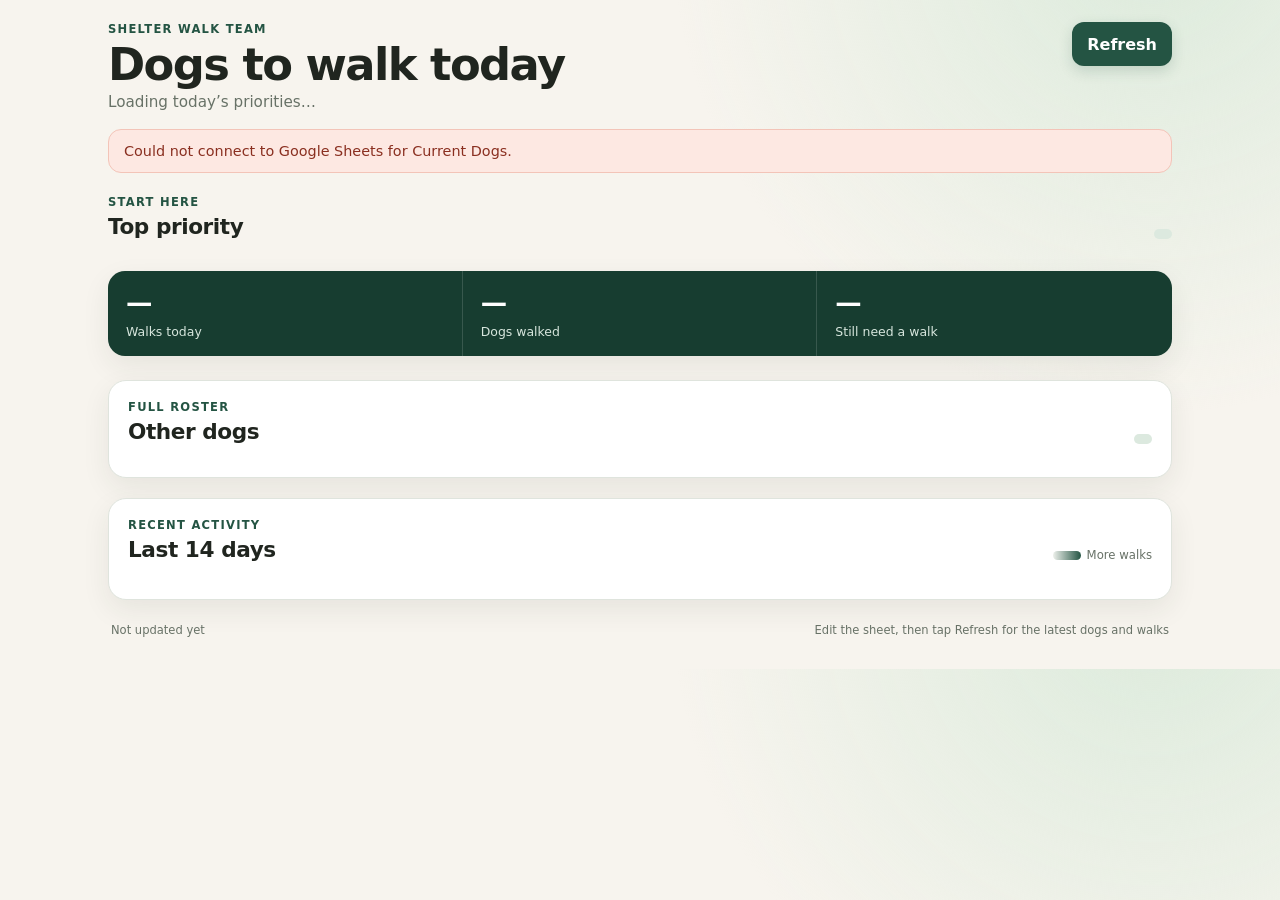
<file: public/index.html>
<!doctype html>
<html lang="en">
  <head>
    <meta charset="UTF-8" />
    <meta name="viewport" content="width=device-width, initial-scale=1, viewport-fit=cover" />
    <meta name="theme-color" content="#f7f4ee" />
    <title>Dogs to Walk Today</title>
    <link rel="stylesheet" href="./styles.css?v=20261121-walk-yellow-v2" />
  </head>
  <body>
    <main class="page">
      <header class="topbar">
        <div>
          <p class="eyebrow">Shelter walk team</p>
          <h1>Dogs to walk today</h1>
          <p id="today-label" class="subtitle">Loading today’s priorities…</p>
        </div>
        <button id="refresh-btn" class="refresh" type="button" aria-label="Refresh walk data">
          Refresh
        </button>
      </header>

      <div id="status-banner" class="status hidden" role="status"></div>

      <section id="priority-section" aria-labelledby="priority-title">
        <div class="section-heading">
          <div>
            <p class="section-kicker">Start here</p>
            <h2 id="priority-title">Top priority</h2>
          </div>
          <span id="priority-count" class="count-pill"></span>
        </div>
        <div id="priority-grid" class="priority-grid loading-grid" aria-live="polite"></div>
      </section>

      <section class="summary" aria-label="Today’s walk summary">
        <article><strong id="walks-today">—</strong><span>Walks today</span></article>
        <article><strong id="walked-today">—</strong><span>Dogs walked</span></article>
        <article><strong id="need-walk">—</strong><span>Still need a walk</span></article>
      </section>

      <section class="panel" aria-labelledby="other-title">
        <div class="section-heading">
          <div>
            <p class="section-kicker">Full roster</p>
            <h2 id="other-title">Other dogs</h2>
          </div>
          <span id="roster-count" class="count-pill"></span>
        </div>
        <div id="other-list" class="dog-list"></div>
      </section>

      <section class="panel heatmap-panel" aria-labelledby="heatmap-title">
        <div class="section-heading">
          <div>
            <p class="section-kicker">Recent activity</p>
            <h2 id="heatmap-title">Last 14 days</h2>
          </div>
          <p class="legend"><span></span>More walks</p>
        </div>
        <div class="heatmap-scroll">
          <div id="walk-heatmap" class="heatmap"></div>
        </div>
        <p class="scroll-hint">Swipe sideways to see all days.</p>
      </section>

      <footer>
        <span id="last-updated">Not updated yet</span>
        <span>Edit the sheet, then tap Refresh for the latest dogs and walks</span>
      </footer>
    </main>
    <script type="module" src="./app.js?v=20261124-max-priority"></script>
  </body>
</html>
</file>
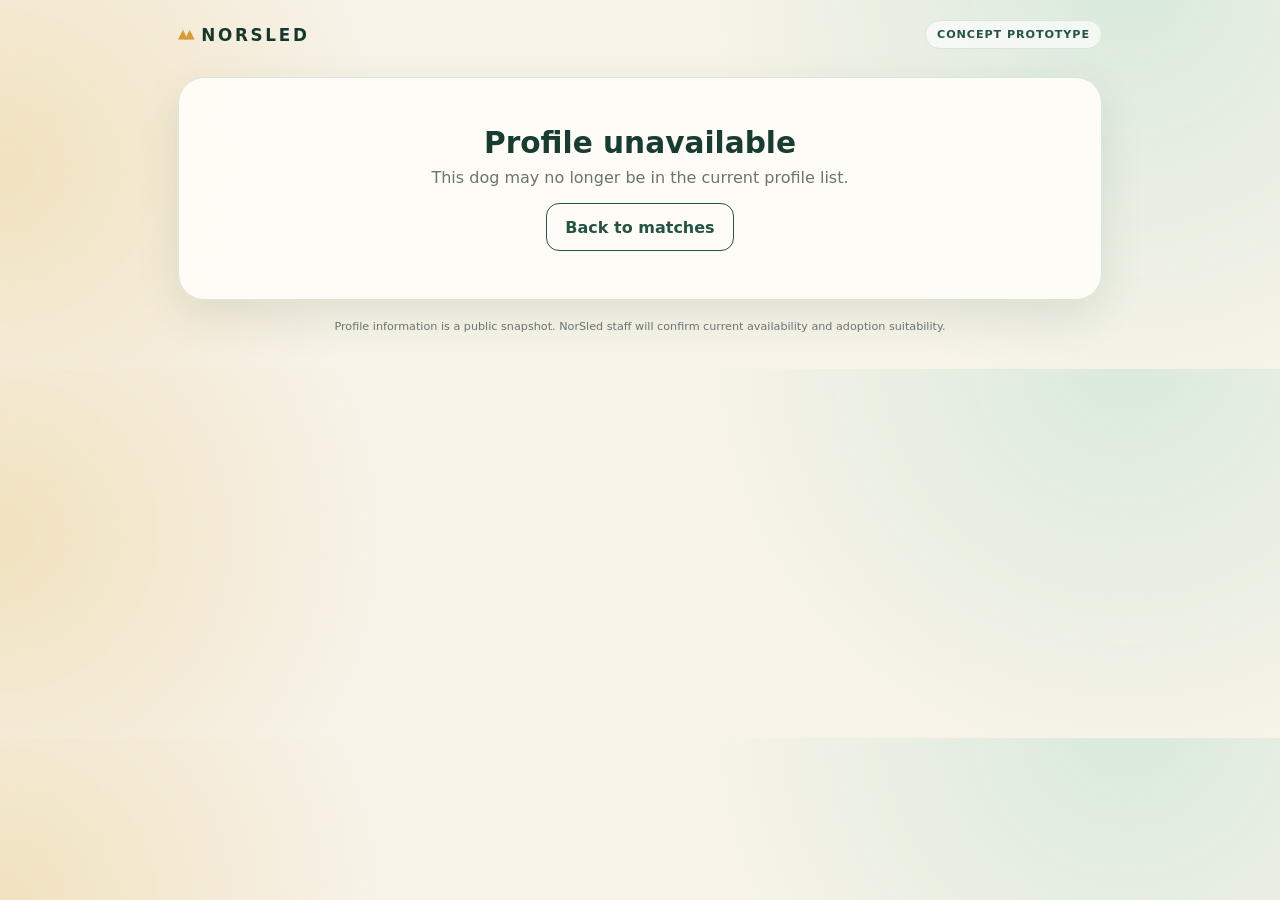
<file: public/dog.html>
<!doctype html>
<html lang="en">
  <head>
    <meta charset="UTF-8" />
    <meta name="viewport" content="width=device-width, initial-scale=1, viewport-fit=cover" />
    <meta name="theme-color" content="#f7f3e9" />
    <title>Dog Profile — NorSled Concept</title>
    <link rel="stylesheet" href="./match.css?v=20260918-4" />
  </head>
  <body>
    <main class="match-page">
      <header class="match-header">
        <a class="brand" href="./match.html"><span class="brand-mark" aria-hidden="true">▲▲</span><span>NorSled</span></a>
        <span class="prototype-pill">Concept prototype</span>
      </header>
      <article id="dog-profile" class="dog-profile">
        <div class="profile-status">Loading dog profile…</div>
      </article>
      <footer>Profile information is a public snapshot. NorSled staff will confirm current availability and adoption suitability.</footer>
    </main>
    <script type="module" src="./dog.js?v=20260918-2"></script>
    <script>if ("serviceWorker" in navigator) navigator.serviceWorker.register("./sw.js").catch(() => {});</script>
  </body>
</html>
</file>
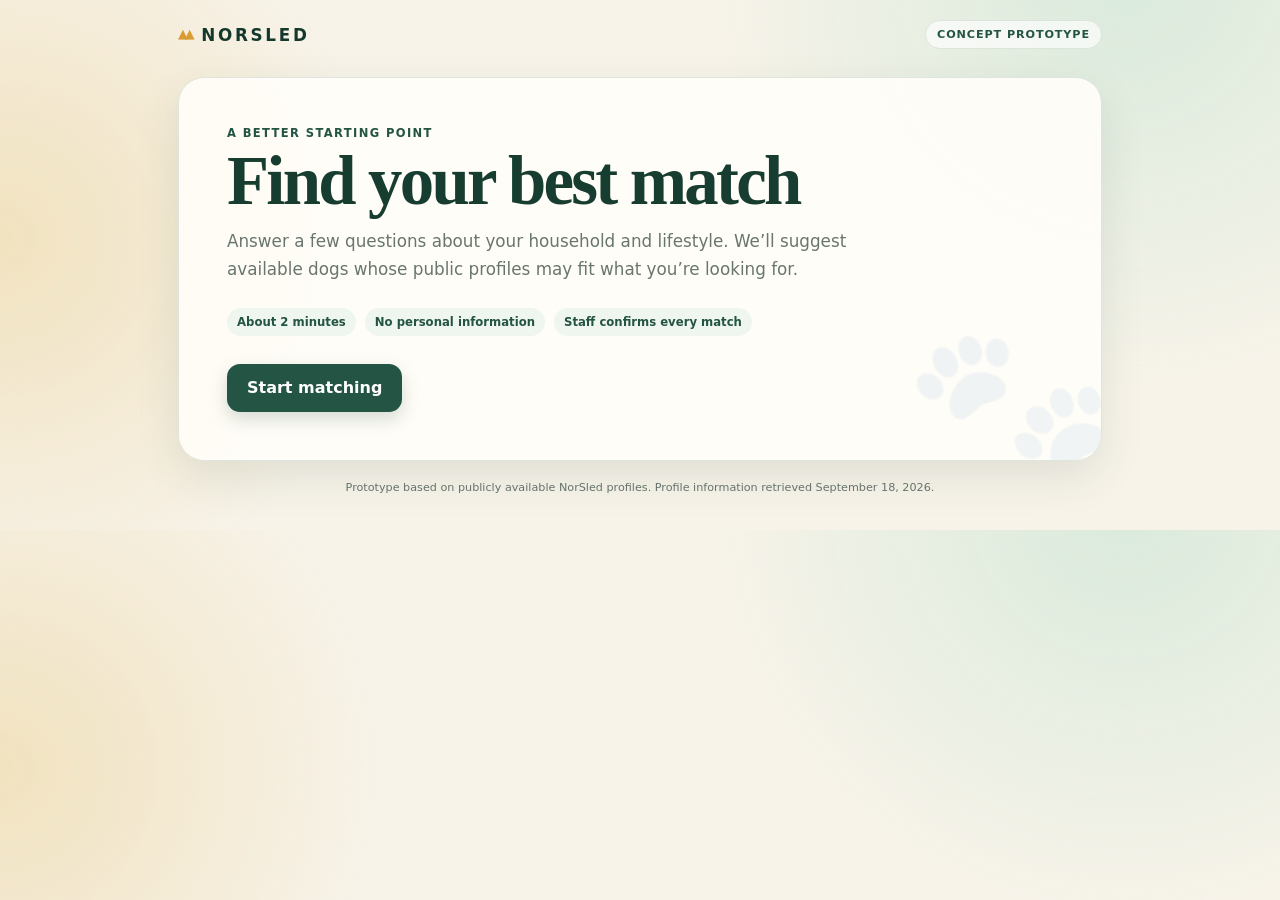
<file: public/match.html>
<!doctype html>
<html lang="en">
  <head>
    <meta charset="UTF-8" />
    <meta name="viewport" content="width=device-width, initial-scale=1, viewport-fit=cover" />
    <meta name="theme-color" content="#f7f3e9" />
    <title>Find Your Best Match — NorSled Concept</title>
    <link rel="stylesheet" href="./match.css?v=20260918-4" />
  </head>
  <body>
    <main class="match-page">
      <header class="match-header">
        <a class="brand" href="https://www.norsled.org/adoption-process-copy" target="_blank" rel="noopener">
          <span class="brand-mark" aria-hidden="true">▲▲</span>
          <span>NorSled</span>
        </a>
        <span class="prototype-pill">Concept prototype</span>
      </header>

      <section id="intro" class="intro-card">
        <p class="eyebrow">A better starting point</p>
        <h1>Find your best match</h1>
        <p class="intro-copy">
          Answer a few questions about your household and lifestyle. We’ll suggest available dogs whose public profiles may fit what you’re looking for.
        </p>
        <div class="trust-row">
          <span>About 2 minutes</span>
          <span>No personal information</span>
          <span>Staff confirms every match</span>
        </div>
        <button id="start-btn" class="primary-btn" type="button">Start matching</button>
      </section>

      <section id="matcher" class="matcher hidden" aria-live="polite">
        <div class="progress-wrap">
          <div class="progress-copy"><span id="progress-label">Question 1 of 8</span><span id="progress-percent">13%</span></div>
          <div class="progress-track"><span id="progress-bar"></span></div>
        </div>

        <div class="conversation">
          <div class="assistant-avatar" aria-hidden="true">🐾</div>
          <div class="question-bubble">
            <p id="question-kicker" class="question-kicker"></p>
            <h2 id="question-title"></h2>
            <p id="question-help"></p>
          </div>
        </div>
        <div id="answer-list" class="answer-list"></div>
        <div class="matcher-actions">
          <button id="back-btn" class="text-btn" type="button">Back</button>
          <button id="next-btn" class="primary-btn" type="button" disabled>Continue</button>
        </div>
      </section>

      <section id="results" class="results hidden" aria-live="polite">
        <div class="results-heading">
          <div>
            <p class="eyebrow">Your starting point</p>
            <h1 id="results-title">Possible matches</h1>
            <p id="results-summary"></p>
          </div>
          <button id="restart-btn" class="text-btn" type="button">Start over</button>
        </div>
        <div id="policy-notice" class="policy-notice hidden"></div>
        <div id="match-list" class="match-list"></div>
        <div class="browse-all">
          <div>
            <strong>Want to keep looking?</strong>
            <p>These are only the closest matches from the current prototype. Browse all available NorSled dogs to see every possibility.</p>
          </div>
          <a class="secondary-link" href="https://www.norsled.org/adoption-process-copy" target="_blank" rel="noopener">See all available dogs&nbsp; ↗</a>
        </div>
        <div class="disclaimer">
          <strong>Suggestions, not placement decisions.</strong>
          <p>Public profiles can be incomplete or change over time. NorSled staff will confirm household compatibility, medical needs and the final match.</p>
          <a href="https://www.norsled.org/adopt-copy" target="_blank" rel="noopener">Review NorSled’s adoption process <span aria-hidden="true">↗</span></a>
        </div>
      </section>

      <footer>
        Prototype based on publicly available NorSled profiles. Profile information retrieved September 18, 2026.
      </footer>
    </main>
    <script type="module" src="./match.js?v=20260918-5"></script>
    <script>if ("serviceWorker" in navigator) navigator.serviceWorker.register("./sw.js").catch(() => {});</script>
  </body>
</html>
</file>
<file: public/styles.css>
:root {
  --bg: #f7f4ee;
  --panel: #fff;
  --ink: #20251f;
  --muted: #687267;
  --forest: #245443;
  --forest-dark: #173d30;
  --sage: #dce9df;
  --lime: #e8f4c9;
  --amber: #f5c86c;
  --orange: #d96c3e;
  --line: #dfe4dd;
  --shadow: 0 10px 28px rgba(35, 54, 43, 0.08);
}

* { box-sizing: border-box; }

body {
  margin: 0;
  color: var(--ink);
  background:
    radial-gradient(circle at 90% -10%, #dcebdc 0, transparent 30rem),
    var(--bg);
  font-family: Inter, ui-sans-serif, system-ui, -apple-system, BlinkMacSystemFont, "Segoe UI", sans-serif;
}

button { font: inherit; }

.page {
  width: min(100%, 1100px);
  margin: 0 auto;
  padding: max(22px, env(safe-area-inset-top)) 18px max(32px, env(safe-area-inset-bottom));
}

.topbar {
  display: flex;
  align-items: flex-start;
  justify-content: space-between;
  gap: 16px;
  margin-bottom: 26px;
}

.eyebrow, .section-kicker {
  margin: 0 0 5px;
  color: var(--forest);
  font-size: .72rem;
  font-weight: 800;
  letter-spacing: .11em;
  text-transform: uppercase;
}

h1, h2, h3, p { margin-top: 0; }
h1 { margin-bottom: 5px; font-size: clamp(1.8rem, 7vw, 2.8rem); line-height: 1.05; letter-spacing: -.035em; }
h2 { margin-bottom: 0; font-size: 1.35rem; letter-spacing: -.02em; }
h3 { margin-bottom: 3px; font-size: 1.08rem; }
.subtitle { margin: 0; color: var(--muted); font-size: .95rem; }

.refresh {
  min-height: 44px;
  padding: 0 15px;
  color: #fff;
  background: var(--forest);
  border: 0;
  border-radius: 12px;
  font-weight: 750;
  cursor: pointer;
  box-shadow: 0 5px 14px rgba(36, 84, 67, .18);
}
.refresh:disabled { opacity: .65; }

.status {
  margin: -8px 0 22px;
  padding: 13px 15px;
  color: #8a2f20;
  background: #fde8e2;
  border: 1px solid #f3c4b8;
  border-radius: 13px;
  font-size: .9rem;
}
.status.info { color: #254f3e; background: var(--sage); border-color: #bfd5c5; }
.hidden { display: none; }

.section-heading {
  display: flex;
  align-items: flex-end;
  justify-content: space-between;
  gap: 12px;
  margin-bottom: 14px;
}

.count-pill {
  padding: 5px 9px;
  color: var(--forest);
  background: var(--sage);
  border-radius: 999px;
  font-size: .78rem;
  font-weight: 750;
}

.priority-grid {
  display: grid;
  grid-template-columns: repeat(3, minmax(0, 1fr));
  gap: 12px;
  margin-bottom: 18px;
}

.priority-card {
  position: relative;
  display: grid;
  grid-template-columns: 35px 1fr;
  gap: 10px;
  min-height: 128px;
  padding: 17px;
  overflow: hidden;
  background: linear-gradient(145deg, #fff8dd, #f6df9b);
  border: 1px solid #e7c469;
  border-radius: 17px;
  box-shadow: var(--shadow);
}
.priority-card.zero-walks {
  background: linear-gradient(145deg, #fff0ed, #f8d4cf);
  border: 1.5px solid #df796d;
}
.priority-card.zero-walks .priority-rank { background: #b9382e; }
.priority-card.zero-walks .priority-reason { color: #773f38; }
.priority-card.zero-walks .recent-count { color: #a62f27; }
.priority-card::after {
  position: absolute;
  right: -20px;
  bottom: -36px;
  width: 90px;
  height: 90px;
  content: "";
  background: rgba(255, 255, 255, .28);
  border-radius: 50%;
}
.priority-rank {
  display: grid;
  place-items: center;
  width: 32px;
  height: 32px;
  color: #fff;
  background: var(--orange);
  border-radius: 50%;
  font-weight: 850;
}
.priority-reason { margin-bottom: 10px; color: #5c5033; font-size: .86rem; }
.recent-count { margin: 0; font-size: .79rem; font-weight: 750; }
.dog-feedback-name {
  color: inherit;
  text-decoration-color: rgba(36, 84, 67, .35);
  text-decoration-thickness: 1px;
  text-underline-offset: 3px;
}
.dog-feedback-name:hover, .dog-feedback-name:focus-visible { color: var(--forest); text-decoration-color: currentColor; }
.feedback-action {
  position: relative;
  z-index: 1;
  display: inline-flex;
  gap: 4px;
  align-items: center;
  min-height: 38px;
  margin-top: 10px;
  color: var(--forest-dark);
  font-size: .8rem;
  font-weight: 800;
  text-decoration: none;
}
.feedback-action:hover, .feedback-action:focus-visible { text-decoration: underline; text-underline-offset: 3px; }
.feedback-action.compact { min-height: 30px; margin-top: 3px; font-size: .72rem; }
.all-walked { grid-column: 1 / -1; padding: 20px; background: var(--sage); border-radius: 16px; }

.summary {
  display: grid;
  grid-template-columns: repeat(3, 1fr);
  margin: 0 0 24px;
  overflow: hidden;
  background: var(--forest-dark);
  border-radius: 17px;
  box-shadow: var(--shadow);
}
.summary article { padding: 16px 18px; color: #fff; border-right: 1px solid rgba(255,255,255,.14); }
.summary article:last-child { border-right: 0; }
.summary strong { display: block; margin-bottom: 3px; font-size: 1.65rem; }
.summary span { color: #d7e6dd; font-size: .78rem; }

.panel {
  margin-bottom: 20px;
  padding: 19px;
  background: var(--panel);
  border: 1px solid var(--line);
  border-radius: 18px;
  box-shadow: var(--shadow);
}

.dog-list { display: grid; grid-template-columns: repeat(2, minmax(0, 1fr)); gap: 8px; }
.dog-row {
  display: grid;
  grid-template-columns: 30px 1fr auto;
  gap: 10px;
  align-items: center;
  min-height: 82px;
  padding: 10px 12px;
  background: #fbfcfa;
  border: 1px solid var(--line);
  border-radius: 13px;
}
.dog-row.zero-walks:not(.walked) {
  background: #fff0ed;
  border-color: #df796d;
}
.dog-row.zero-walks:not(.walked) .dog-total strong { color: #a62f27; }
.dog-row.walked { background: #f0f7f1; }
.dog-state {
  display: grid;
  place-items: center;
  width: 26px;
  height: 26px;
  color: white;
  background: #e6e9e4;
  border-radius: 50%;
  font-size: .83rem;
  font-weight: 850;
}
.dog-row.walked .dog-state { background: var(--forest); }
.dog-main h3 { margin: 0 0 3px; font-size: .98rem; }
.dog-main p { margin: 0; color: var(--muted); font-size: .77rem; }
.dog-total { min-width: 42px; text-align: right; }
.dog-total strong { display: block; font-size: 1.1rem; }
.dog-total span { display: block; color: var(--muted); font-size: .66rem; }

.legend { display: flex; align-items: center; gap: 6px; margin: 0; color: var(--muted); font-size: .73rem; }
.legend span { width: 28px; height: 9px; background: linear-gradient(90deg, #edf0eb, var(--forest)); border-radius: 99px; }
.heatmap-scroll { overflow-x: auto; padding-bottom: 4px; scrollbar-width: thin; }
.heatmap { min-width: 620px; }
.heatmap-grid { display: grid; gap: 3px; align-items: stretch; }
.heat-corner, .heat-date { min-height: 42px; color: var(--muted); font-size: .65rem; }
.heat-corner { display: flex; align-items: end; padding: 0 7px 6px; font-weight: 800; text-transform: uppercase; letter-spacing: .08em; }
.heat-date { display: flex; flex-direction: column; align-items: center; justify-content: center; border-radius: 7px; }
.heat-date strong { margin-top: 1px; color: var(--ink); font-size: .75rem; }
.heat-date.today { background: #eef4eb; outline: 1px solid #c7d8c9; }
.heat-dog { display: flex; align-items: center; min-height: 31px; padding: 0 7px; overflow: hidden; white-space: nowrap; text-overflow: ellipsis; font-size: .75rem; font-weight: 700; border-radius: 7px; }
.heat-dog.priority { color: #8a3e24; background: #fff3d7; }
.heat-cell { display: grid; place-items: center; min-height: 31px; color: #fff; border-radius: 6px; font-size: .68rem; font-weight: 850; }
.heat-cell.today { outline: 1px solid #829c86; outline-offset: 1px; }
.heat-0 { background: #edf0eb; }
.heat-1 { background: #a9c9ad; color: #173d30; }
.heat-2 { background: #56866b; }
.heat-3 { background: var(--forest-dark); }
.scroll-hint { display: none; margin: 8px 0 0; color: var(--muted); font-size: .72rem; }

footer {
  display: flex;
  justify-content: space-between;
  gap: 15px;
  padding: 3px 3px 0;
  color: var(--muted);
  font-size: .72rem;
}

@media (max-width: 720px) {
  .page { padding-left: 14px; padding-right: 14px; }
  .priority-grid { grid-template-columns: 1fr; }
  .priority-card { min-height: 104px; }
  .dog-list { grid-template-columns: 1fr; }
  .panel { padding: 16px 13px; }
  .scroll-hint { display: block; }
}

@media (max-width: 430px) {
  .topbar { align-items: center; }
  h1 { font-size: 1.85rem; }
  .refresh { padding: 0 12px; }
  .summary article { padding: 13px 10px; }
  .summary strong { font-size: 1.4rem; }
  .summary span { font-size: .68rem; }
  footer { flex-direction: column; gap: 4px; }
}

@media (prefers-reduced-motion: reduce) {
  * { scroll-behavior: auto !important; }
}

/* Dog identification photos */
.dog-identity { display: flex; align-items: center; gap: 10px; min-width: 0; }
.dog-identity h3 { min-width: 0; overflow-wrap: anywhere; }
.dog-avatar { display: inline-grid; place-items: center; flex: 0 0 46px; width: 46px; height: 46px; overflow: hidden; border-radius: 50%; background: #e4eee5; border: 2px solid #fff; box-shadow: 0 1px 5px rgba(0,0,0,.12); text-decoration: none; }
.dog-avatar img { width: 100%; height: 100%; object-fit: cover; }
.dog-avatar-fallback { font-size: 22px; line-height: 1; }
.dog-avatar-link:focus-visible { outline: 3px solid var(--forest); outline-offset: 2px; }
.heat-dog { gap: 6px; }
.heat-dog .dog-avatar { flex-basis: 25px; width: 25px; height: 25px; border-width: 1px; }
.heat-dog .dog-avatar-fallback { font-size: 13px; }
.heat-dog > span:last-child { overflow: hidden; text-overflow: ellipsis; }

/* Time-limited walker notes appear on both priority and roster cards. */
.walker-alert, .dog-main p.walker-alert {
  margin: 8px 0;
  padding: 9px 11px;
  border-radius: 9px;
  font-size: .82rem;
  line-height: 1.4;
  color: #733121;
  background: #fff0e9;
  border: 1px solid #e8ae95;
}
.walker-alert.info, .dog-main p.walker-alert.info {
  color: #245443;
  background: #e8f3eb;
  border-color: #b6d4bf;
}

/* Parasite precautions are red; other walker cautions are amber. */
.walker-alert.warning, .dog-main p.walker-alert.warning {
  color: #8b1e1e;
  background: #ffe3e3;
  border: 2px solid #d32f2f;
}
.walker-alert.caution, .dog-main p.walker-alert.caution {
  color: #7c4700;
  background: #fff2cf;
  border: 1px solid #e7a83b;
}
</file>
<file: public/match.css>
:root {
  --cream: #f7f3e9;
  --paper: #fffdf8;
  --ink: #173d30;
  --body: #34463e;
  --muted: #68766e;
  --forest: #245443;
  --forest-dark: #15382d;
  --sage: #dce9df;
  --sage-light: #eff6f0;
  --amber: #d99b32;
  --amber-light: #fff1cf;
  --line: #dce4dc;
  --warn: #814529;
  --shadow: 0 16px 44px rgba(26, 57, 44, .1);
}

* { box-sizing: border-box; }
body {
  margin: 0;
  color: var(--body);
  background:
    radial-gradient(circle at 88% -5%, #d9eadc 0, transparent 26rem),
    radial-gradient(circle at 0 45%, #f1e2bf 0, transparent 24rem),
    var(--cream);
  font-family: Inter, ui-sans-serif, system-ui, -apple-system, BlinkMacSystemFont, "Segoe UI", sans-serif;
}
button, input { font: inherit; }
button { cursor: pointer; }
.hidden { display: none !important; }

.match-page { width: min(100%, 960px); margin: 0 auto; padding: max(20px, env(safe-area-inset-top)) 18px 36px; }
.match-header { display: flex; align-items: center; justify-content: space-between; gap: 15px; margin-bottom: 28px; }
.brand { display: inline-flex; align-items: center; gap: 10px; color: var(--forest-dark); font-size: 1.05rem; font-weight: 900; letter-spacing: .16em; text-decoration: none; text-transform: uppercase; }
.brand-mark { color: var(--amber); font-size: .8rem; letter-spacing: -.25em; transform: translateY(-1px); }
.prototype-pill { padding: 7px 11px; color: var(--forest); background: rgba(255,255,255,.65); border: 1px solid var(--line); border-radius: 999px; font-size: .7rem; font-weight: 800; letter-spacing: .08em; text-transform: uppercase; }

h1, h2, h3, p { margin-top: 0; }
h1 { margin-bottom: 13px; color: var(--ink); font-family: Georgia, "Times New Roman", serif; font-size: clamp(2.35rem, 8vw, 4.3rem); line-height: .98; letter-spacing: -.04em; }
h2 { margin-bottom: 8px; color: var(--ink); font-size: clamp(1.35rem, 5vw, 1.85rem); line-height: 1.15; }
.eyebrow, .question-kicker { margin: 0 0 8px; color: var(--forest); font-size: .72rem; font-weight: 850; letter-spacing: .12em; text-transform: uppercase; }

.intro-card, .matcher, .results { padding: clamp(22px, 5vw, 48px); background: rgba(255,253,248,.94); border: 1px solid rgba(219,227,219,.9); border-radius: 26px; box-shadow: var(--shadow); }
.intro-card { position: relative; overflow: hidden; }
.intro-card::after { position: absolute; right: -45px; bottom: -70px; width: 230px; height: 230px; content: "🐾"; color: rgba(36,84,67,.06); font-size: 10rem; transform: rotate(-15deg); }
.intro-copy { max-width: 650px; margin-bottom: 24px; color: var(--muted); font-size: 1.05rem; line-height: 1.65; }
.trust-row { display: flex; flex-wrap: wrap; gap: 9px; margin-bottom: 28px; }
.trust-row span { padding: 7px 10px; color: var(--forest); background: var(--sage-light); border-radius: 999px; font-size: .73rem; font-weight: 750; }

.primary-btn { position: relative; z-index: 1; min-height: 48px; padding: 0 20px; color: white; background: var(--forest); border: 0; border-radius: 13px; font-weight: 800; box-shadow: 0 7px 18px rgba(36,84,67,.2); }
.primary-btn:hover, .primary-btn:focus-visible { background: var(--forest-dark); }
.primary-btn:disabled { cursor: not-allowed; opacity: .42; box-shadow: none; }
.text-btn { min-height: 44px; padding: 0 5px; color: var(--forest); background: transparent; border: 0; font-weight: 800; }

.progress-wrap { margin-bottom: 30px; }
.progress-copy { display: flex; justify-content: space-between; margin-bottom: 8px; color: var(--muted); font-size: .74rem; font-weight: 750; }
.progress-track { height: 7px; overflow: hidden; background: #e6ebe5; border-radius: 999px; }
.progress-track span { display: block; width: 16.67%; height: 100%; background: linear-gradient(90deg, var(--forest), #5d8b70); border-radius: inherit; transition: width .25s ease; }
.conversation { display: grid; grid-template-columns: 42px 1fr; gap: 12px; align-items: start; margin-bottom: 20px; }
.assistant-avatar { display: grid; place-items: center; width: 42px; height: 42px; background: var(--sage); border-radius: 50%; }
.question-bubble { position: relative; padding: 19px 20px 17px; background: var(--sage-light); border-radius: 6px 19px 19px 19px; }
.question-bubble p:last-child { margin-bottom: 0; color: var(--muted); font-size: .88rem; line-height: 1.5; }
.answer-list { display: grid; grid-template-columns: repeat(2, minmax(0,1fr)); gap: 10px; margin: 0 0 28px 54px; }
.answer-option { min-height: 62px; padding: 13px 15px; color: var(--body); background: white; border: 1px solid var(--line); border-radius: 14px; text-align: left; }
.answer-option strong { display: block; margin-bottom: 3px; color: var(--ink); }
.answer-option span { display: block; color: var(--muted); font-size: .76rem; line-height: 1.35; }
.answer-option.selected { color: var(--forest-dark); background: var(--sage); border-color: #8fb49a; box-shadow: inset 0 0 0 1px #8fb49a; }
.answer-option.selected strong::before { margin-right: 7px; content: "✓"; }
.matcher-actions { display: flex; justify-content: space-between; align-items: center; margin-left: 54px; }

.results-heading { display: flex; justify-content: space-between; gap: 20px; align-items: start; margin-bottom: 22px; }
.results-heading h1 { font-size: clamp(2.1rem, 7vw, 3.6rem); }
.results-heading p:not(.eyebrow) { max-width: 620px; margin-bottom: 0; color: var(--muted); line-height: 1.55; }
.policy-notice { margin-bottom: 18px; padding: 16px 17px; color: #713c25; background: var(--amber-light); border: 1px solid #eccb83; border-radius: 15px; line-height: 1.5; }
.policy-notice strong { display: block; margin-bottom: 3px; color: #62321e; }
.match-list { display: grid; gap: 15px; }
.match-card { display: grid; grid-template-columns: 180px 1fr; overflow: hidden; background: white; border: 1px solid var(--line); border-radius: 19px; box-shadow: 0 7px 20px rgba(32,58,46,.07); }
.dog-photo { width: 100%; height: 100%; min-height: 250px; object-fit: cover; background: var(--sage); }
.match-content { padding: 20px; }
.match-top { display: flex; align-items: start; justify-content: space-between; gap: 15px; margin-bottom: 10px; }
.match-top h3 { margin-bottom: 3px; color: var(--ink); font-size: 1.45rem; }
.dog-meta { margin: 0; color: var(--muted); font-size: .78rem; }
.match-label { flex: 0 0 auto; padding: 6px 9px; color: var(--forest-dark); background: var(--sage); border-radius: 999px; font-size: .7rem; font-weight: 850; }
.reason-group { display: grid; grid-template-columns: 1fr 1fr; gap: 18px; margin: 14px 0 16px; }
.reason-group h4 { margin: 0 0 6px; color: var(--ink); font-size: .78rem; }
.reason-group ul { margin: 0; padding-left: 17px; color: var(--muted); font-size: .78rem; line-height: 1.5; }
.profile-link { display: inline-flex; align-items: center; min-height: 42px; padding: 0 14px; color: white; background: var(--forest); border-radius: 11px; font-size: .8rem; font-weight: 800; text-decoration: none; }
.no-match { padding: 24px; color: var(--muted); background: var(--sage-light); border-radius: 16px; text-align: center; }
.no-match h3 { color: var(--ink); }
.browse-all { display: flex; align-items: center; justify-content: space-between; gap: 20px; margin-top: 18px; padding: 18px; background: var(--sage-light); border: 1px solid var(--line); border-radius: 16px; }
.browse-all strong { color: var(--ink); }
.browse-all p { max-width: 600px; margin: 4px 0 0; color: var(--muted); font-size: .82rem; line-height: 1.5; }
.browse-all .secondary-link { flex: 0 0 auto; background: white; }
.disclaimer { margin-top: 22px; padding: 17px; color: var(--muted); background: #f3f4ef; border-radius: 15px; font-size: .78rem; line-height: 1.5; }
.disclaimer strong { color: var(--ink); }
.disclaimer p { margin: 4px 0 8px; }
.disclaimer a { color: var(--forest); font-weight: 800; }
footer { padding: 20px 5px 0; color: var(--muted); font-size: .7rem; text-align: center; }

.dog-profile { overflow: hidden; background: rgba(255,253,248,.96); border: 1px solid var(--line); border-radius: 26px; box-shadow: var(--shadow); }
.profile-hero { display: grid; grid-template-columns: minmax(260px, 40%) 1fr; }
.profile-photo { width: 100%; height: 100%; min-height: 520px; object-fit: cover; background: var(--sage); }
.profile-details { padding: clamp(24px, 5vw, 48px); }
.profile-details h1 { margin-bottom: 10px; }
.profile-summary { margin-bottom: 24px; color: var(--muted); font-size: 1rem; line-height: 1.7; }
.trait-list { display: flex; flex-wrap: wrap; gap: 8px; margin: 0 0 28px; padding: 0; list-style: none; }
.trait-list li { padding: 7px 10px; color: var(--forest); background: var(--sage-light); border-radius: 999px; font-size: .76rem; font-weight: 700; }
.profile-actions { display: flex; flex-wrap: wrap; gap: 10px; }
.secondary-link { display: inline-flex; align-items: center; min-height: 48px; padding: 0 18px; color: var(--forest); border: 1px solid var(--forest); border-radius: 13px; font-weight: 800; text-decoration: none; }
.profile-status { padding: 48px; color: var(--muted); text-align: center; }

@media (max-width: 680px) {
  .match-page { padding-left: 12px; padding-right: 12px; }
  .match-header { margin-bottom: 17px; }
  .brand { font-size: .9rem; }
  .prototype-pill { padding: 6px 8px; font-size: .6rem; }
  .intro-card, .matcher, .results { padding: 21px 15px; border-radius: 20px; }
  .answer-list { grid-template-columns: 1fr; margin-left: 0; }
  .matcher-actions { margin-left: 0; }
  .match-card { grid-template-columns: 1fr; }
  .dog-photo { height: 230px; min-height: 0; }
  .reason-group { grid-template-columns: 1fr; gap: 12px; }
  .results-heading { display: block; }
  .results-heading .text-btn { margin-top: 8px; }
  .browse-all { align-items: stretch; flex-direction: column; }
  .browse-all .secondary-link { justify-content: center; }
  .profile-hero { grid-template-columns: 1fr; }
  .profile-photo { height: 320px; min-height: 0; }
  .profile-details { padding: 24px 18px 28px; }
}

@media (prefers-reduced-motion: reduce) {
  * { scroll-behavior: auto !important; transition: none !important; }
}
</file>
